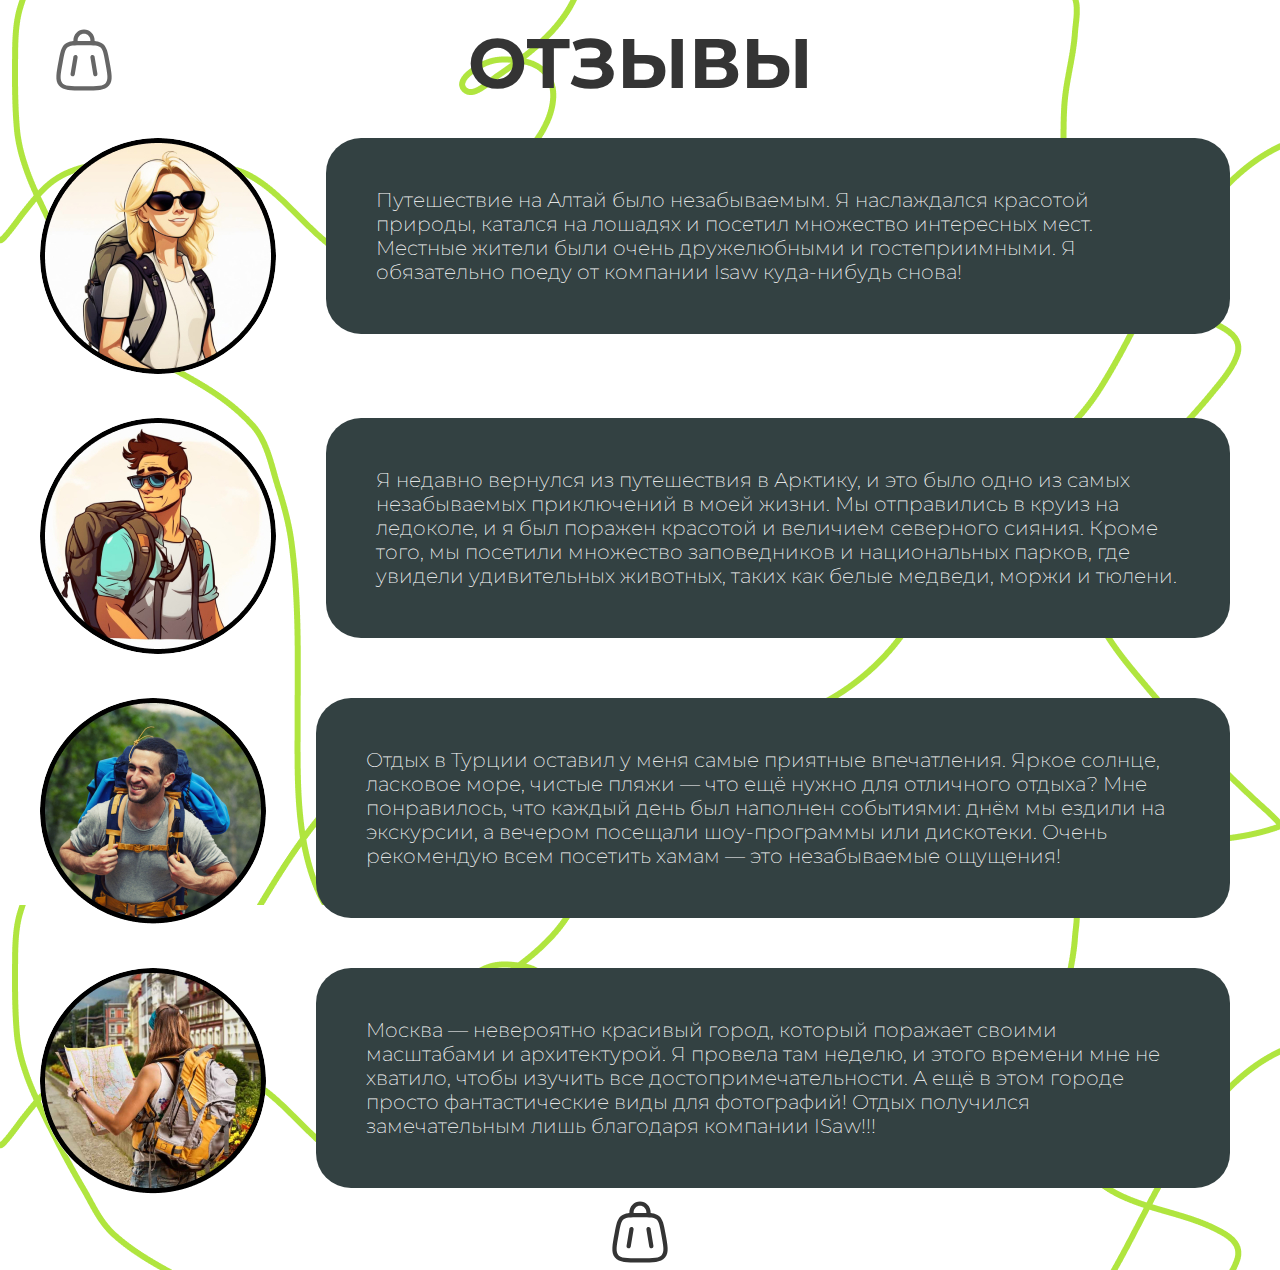
<file: otzivi.html>
<!DOCTYPE html>
<html>
<head>
    <meta charset="UTF-8">
    <link rel="preconnect" href="https://fonts.googleapis.com">
    <link rel="preconnect" href="https://fonts.gstatic.com" crossorigin>
    <link href="https://fonts.googleapis.com/css2?family=Montserrat:ital,wght@0,100..900;1,100..900&family=Nobile:ital,wght@0,400;0,500;0,700;1,400;1,500;1,700&display=swap" rel="stylesheet">
    <meta name="viewport" content="width=device-width, initial-scale=1.0">
    <title>ISaw_отзывы</title>
    <link rel="stylesheet"  type="text/css" href="css/styles.css">
</head>


<body  class="body-otzivi">
    <div>
        <!---Header-->
        <header class="header-otzivi">
                <h1 class="zagolovok-otzivi">ОТЗЫВЫ</h1>

                <div class="dropdown1">
                    <img src="img/logo_dark.svg" class="nav_link" href="vse_turi.html" alt="Меню" id="dropdown-toggle">
                    <div class="dropdown-content1" id="dropdown-menu"  onmouseover="showMenu();">
                        <a class="nav_link1" href="index.html">Главная</a>
                        <a class="nav_link1" href="otzivi.html">Отзывы</a>
                        <a class="nav_link1" href="foto.html">Фото</a>
                        <a class="nav_link1" href="#">Контакты</a>
                    </div>
                </div>
        </header>
        
        <!---Images+Button--->
        <div class="infa-otzivi">
            <div class="otziv">
                <div class="foto-otzivi">
                    <img src="img/polz1.jpg">
                </div>
                <div class="text">
                    <a class="t_otziv">Путешествие на Алтай было незабываемым. Я наслаждался красотой природы, катался на лошадях и посетил множество интересных мест. Местные жители были очень дружелюбными и гостеприимными. Я обязательно поеду от компании Isaw куда-нибудь снова!</a>
                </div>    
            </div>

            <div class="otziv">
                <div class="foto-otzivi">
                    <img src="img/polz2.jpg">
                </div>
                <div class="text">
                    <a class="t_otziv">Я недавно вернулся из путешествия в Арктику, и это было одно из самых незабываемых приключений в моей жизни. Мы отправились в круиз на ледоколе, и я был поражен красотой и величием северного сияния. Кроме того, мы посетили множество заповедников и национальных парков, где увидели удивительных животных, таких как белые медведи, моржи и тюлени.</a>
                </div>    
            </div>

            <div class="otziv">
                <div class="foto-otzivi">
                    <img src="img/polz3.jpg">
                </div>
                <div class="text">
                    <a class="t_otziv">Отдых в Турции оставил у меня самые приятные впечатления. Яркое солнце, ласковое море, чистые пляжи — что ещё нужно для отличного отдыха? Мне понравилось, что каждый день был наполнен событиями: днём мы ездили на экскурсии, а вечером посещали шоу-программы или дискотеки. Очень рекомендую всем посетить хамам — это незабываемые ощущения!</a>
                </div>    
            </div>

            <div class="otziv">
                <div class="foto-otzivi">
                    <img src="img/polz4.jpg">
                </div>
                <div class="text">
                    <a class="t_otziv">Москва — невероятно красивый город, который поражает своими масштабами и архитектурой. Я провела там неделю, и этого времени мне не хватило, чтобы изучить все достопримечательности. А ещё в этом городе просто фантастические виды для фотографий! Отдых получился замечательным лишь благодаря компании ISaw!!!</a>
                </div>    
            </div>
            
        
                <!---Back-->
            <div class="logo-otzivi">
                <a href="index.html"><img src="img/logo_dark.svg" alt=""></a>
            </div>
        </div>
    </div>

</body>
</html>
</file>
<file: css/styles.css>
#body-glavnaya{
	margin: 0;
	font-family: 'Montserrat';
	font-size: 14px;
	color: black;
	background-color: #fff;

}

*,
*:before,
*::after {
	box-sizing: border-box;
}

h1, h2, h3, h4, h5, h6 {
	margin: 0;
}

p {
	margin: 0 0 10px 0;
}

.container {
	width: 100%;
	max-width: 1170px;
	margin: 0 auto;
}

.header-glavnaya {
	width: 100%;
	height: 100px;
	position: absolute;
	top: 0;
	left: 0;
	z-index: 1000;
}

.header__inner {
	display: flex;
	justify-content: space-between;
	padding: 35px 0;
	align-items: center;
}

.header__logo {
	opacity: 0;
}

.nav {
	display: flex;
	font-size: 20px;
	font-weight: 700px;
	text-transform: uppercase;
}

.nav_link {
	margin-left: 50px;
	color: white;
	text-decoration: none; /*убрали линию у ссылок*/
	opacity: 0.75;/*прозрачность*/
	transition: opacity .1s linear;
}

.nav_link:first-child {
	margin-left: 0;
}



.intro {
	display: flex;
	flex-direction: column; /*каждый новый
	элемент будет с новой строки*/
	justify-content: center;

	height: 740px;
	background: url("fon2.jpg") 
	center no-repeat ;
	padding-top: 30px;
}

.into__inner {
	width: 100%;
	max-width: 700px;
	margin: 0 auto;
	text-align: left;
}

.intro__title {
	margin: 0 0 20px 0;

	font-family: "Nobile", sans-serif;
	font-style: bold;
	font-size: 70px;
	color: #fff;


}

.intro__subtitle{
	font-family: "Montserrat", sans-serif;
	font-size: 25px;
	color: #fff;
	line-height: 35px;
	font-weight: 400/*жирность текста*/;
	margin-bottom: 130px;
}

.btn {
	display: inline-block;
	vertical-align: top;
	font-size: 25px;
	color: #334142;
	font-weight: 600;
	text-decoration: none;
	font-family: inherit;
	border: 0;
	padding: 14px 40px;

	border-radius: 35px;
	transition: all 0.15s linear;
}

.btn--green {
	background-color: #8BC34A;

}

.btn--green:hover {
	background-color: #FFEF63;
}

.advantages{
	background-color: #8BC34A; /* Зеленый фон */
	font-family: Arial, sans-serif;
	color:  white;
	display: flex;
	justify-content: space-around;
}

.plusi{
	background-color: #8BC34A; /* Зеленый фон */
	font-family: Arial, sans-serif;
	color:  white;
	justify-content: center;	
	text-align: center;

}

.advantage {
	margin-top: 50px;
	margin-bottom: 50px;

	padding: 20px;
	border: 2px solid white;
	border-radius: 10px;
	text-align: center;
}

.number {
	font-size: 2em;
	margin-bottom: 10px;
}

.description {
	font-size: 1.2em;
}

.mini_title{
	padding-top: 30px;


	font-family: "Nobile", sans-serif;
	font-size: 40px;
	color: #fff;
	align-items: flex;
	text-align: center;
}

.video{
	position: relative;
	padding-bottom: 56.25%;
	z-index: 1;/*чтобы видео было под маской*/
}

.video__media{
	position: absolute;
	top: 0;
	left: 0;
	width: 100%;
	height: auto;	
}

.part3{
	max-height: 100vh;
	overflow: hidden;
	position: relative;
}

.part3::after{
	content: "";
	display: block;
	position: absolute;
	top: 0;
	left: 0;
	z-index: 2;
	width: 100% ;
	height: 100%;

	background-color: rgba(0,0,0, .5);
}

.middle_title{
	font-family: "Nobile", sans-serif;
	font-size: 50px;
	color: #fff;
	align-items: flex;
	text-align: center;
	margin: 0;
}

.video_content{
	z-index: 3;
	position: absolute;
	top: 0;
	left: 0;
	width: 100%;
	height: 100%;
	display: flex;
	flex-direction: column;
	justify-content: center;

}

.video_container{
	max-width: 1200px;
	margin: 0 auto;
}


.footer{
	margin-top: 50px;
	margin-bottom: 50px;
	align-items: center;
	padding-left: 120px;
	padding-right: 120px;
}

.text_t{
	font-size: 20px;
	color: #334142;
	text-decoration: none; /*убрали линию у ссылок*/
	font-style: bold;
}

.footer h2{
	font-size: 35px;
	color: #334142;
}

.f_link{
	display: flex;

}

.f_link p{
	padding-right: 30px;
	padding-top: 15px;
}

.body-vseturi{
	margin: 0;
	font-family: 'Montserrat';
	font-size: 14px;
	color: black;
	background-color: #B0E53F;
	background-image: url("krivie.png");

}


.foto-vseturi {
	display: block;
	align-items: center;
	border-radius: 100px;
}

.zagolovok-vseturi {
	font-family: "Montserrat";
	font-style: bold;
	font-size: 70px;
	color: #343434;
	text-align: center;
	margin-bottom: 15px;
	padding-top: 20px;

}

.infa-vseturi {
	display: flex;
	flex-direction: column; /*каждый новый
	элемент будет с новой строки*/
	align-items: center;
	text-align: center;
}

.btn {
	display: inline-block;
	vertical-align: top;
	font-size: 25px;
	color: #fff;
	font-weight: 600;/*жирность текста*/
	text-decoration: none;
	font-family: inherit;
	border: 0;
	padding: 14px 100px;

	border-radius: 35px;
	transition: all 0.15s linear;
	background-color: #334142;

	align-items: center;
	margin-top: 20px;
}

.btn:hover {
	background-color: #FFEF63;
	color: #334142;
}

.logo-vseturi {
	margin: auto;
}

.para{
	display: inline;
	text-align: center;
	padding-left: 40px;
	padding-right: 40px;
	overflow: hidden;

}

.group {
	justify-content: space-around;
	align-items: center;
	display: flex;
	margin-top: 50px;
	margin-bottom: 50px;

	border-radius: 10px;
	text-align: center;
}

table {
	border-collapse: collapse;
	align-items: center;
}

th, td {
	padding: 8px;
	text-align: left;
	border-bottom: 1px solid #ddd;
	font-size: 40px;
	padding-left: 10px;
	padding-right: 10px;
	padding-bottom: 20px;
}

tr:hover {
	background-color: #f5f5f5;
}

.table_price{
	align-items: center;
	text-align: center;
	font-family: Arial, sans-serif;
	color:  #334142;

}

.table_price h1{
	padding-bottom: 50px;
	padding-top: 20px;
}

.Price{
	justify-content: center;
	margin-bottom: 30px;
}

.Price h1{
	font-size: 60px;
}

.body-otzivi{
	margin: 0;
	font-family: 'Montserrat';
	font-size: 14px;
	color: black;
	background-color: #fff;
	background-image: url("krivie2.png");

}


.infa-otzivi {
	display: flex;
	flex-direction: column; /*каждый новый
	элемент будет с новой строки*/
	justify-content: center;
}

/* Отзыв------------------------*/
.otziv {
	display: flex;
	margin-top: 40px;
	margin-left: 40px;
}

.foto-otzivi {
	display: block;
	align-items: left;
}

.foto-otzivi img {
	border-radius: 230px;
}

.text {
	display: block;
	align-items: center;
	margin-left: 50px;
}

.t_otziv {
	display: inline-block;
	vertical-align: top;
	font-size: 20px;
	color: #fff;
	font-weight: 200;/*жирность текста*/
	text-decoration: none;
	font-family: inherit;
	border: 0;
	padding: 50px 50px;

	border-radius: 35px;
	background-color: #334142;

	margin-right: 50px;
	align-items: center;
	margin-left: 0px;
}

.zagolovok-otzivi {
	font-family: "Montserrat";
	font-style: bold;
	font-size: 70px;
	color: #343434;
	text-align: center;

	margin-top: 20px;

}


.logo-otzivi {
	margin: auto;
}

.body-foto{
	margin: 0;
	font-family: 'Montserrat';
	font-size: 14px;
	color: black;
	background-color: #DFE68E;
	background-image: url("krivie3.png");
}

.line-foto {
	display: flex;
	align-items: center;
	margin-top: 60px;
	margin-left: 80px;
}

.line-foto img {
	border-radius: 38px;
	margin-right: 20px;
}

.zagolovok-foto {
	font-family: "Montserrat";
	font-style: bold;
	font-size: 70px;
	color: #343434;
	text-align: center;

	margin-top: 20px;
}

.infa-foto {
	display: flex;
	flex-direction: column; /*каждый новый
	элемент будет с новой строки*/
	justify-content: center;
}

.logo-foto {
	margin: auto;
	margin-top: 20px;
	margin-bottom: 20px;

}

/*========Анимация============*/
.start_anim p{
	top: 50%;
	left: 50%;
}

#image_start {
	position: absolute;
	top: 50%;
	left: 50%;
	transform: translate(-50%, -65%);
	width: 450px;
	height: 450px;
	animation: move-and-shrink 3s 1 2s forwards;

}

@keyframes move-and-shrink {
	0% {
	  top: 50%;
	  left: 50%;
	  transform: translate(-50%, -65%);
	  width: 450px;
	  height: 450px;
	}
	100% {
	  top: 35px;
	  left: 139px;
	  transform: translate(0, 0);
	  width: 69px;
	  height: 69px;
	}
}

#text_start {
	position: absolute;
	top: calc(50% + 200px);
	left: 50%;
	transform: translate(-50%, -50%);
	font-size: 50px;
	animation: fade-out 2s 1 2s forwards;

		
	font-style: bold;
	font-size: 90px;
	color: #fff;
	font-weight: 800/*жирность текста*/;
	font-family: "Montserrat", sans-serif;

  }

@keyframes fade-out {
	0% {
	  opacity: 1;
	}
	100% {
	  opacity: 0;
	}
}

@keyframes fade-in {
	0% {
	  opacity: 0;
	}
	100% {
	  opacity: 1;
	}
  }

#fp1, #fp2{
	opacity: 0;
	transition: opacity 2.5s ease-in-out;
}




.advantage.active {
	transform: scale(1.2) translateZ(20px);
	box-shadow: 0 0 50px rgba(252, 245, 45, 0.948);
}


#video {
	display: none;
	width: 100%;
	height: 100%;
	object-fit: cover;
	transition: opacity 2s ease-in-out;
	border-radius: 100px;
	width: 575px;
	height: 384px;
}

.tooltip {
	position: absolute;
	padding: 5px;
	background: #333;
	color: #fff;
	border-radius: 5px;
	opacity: 0;
	transition: opacity 0.2s ease-in-out;
	pointer-events: none;
}

.tooltip.active {
	opacity: 1;
}

/* Стили формы */
#registration-form {
	display: flex;
	flex-direction: column;
	gap: 10px;
	max-width: 300px;
	border-radius: 10px;
	padding: 20px;
	}

#registration-form label {
	display: flex;
	align-items: center;
	gap: 5px;
}

input {
	width: 100%;
	padding: 5px;
	border: 1px solid #ccc;
	border-radius: 5px;
}

/* Стили всплывающего окна */
.modal {
	position: fixed;
	top: 0;
	left: 0;
	width: 100vw;
	height: 100vh;
	background-color: rgba(0, 0, 0, 0.5);
	display: flex;
	justify-content: center;
	align-items: center;
	opacity: 0;
	visibility: hidden;
	transition: opacity 0.2s ease-in-out;
}

.modal.active {
	opacity: 1;
	visibility: visible;
}

.modal-content {
	background-color: #fff;
	border-radius: 10px;
	padding: 20px;
}

  
.dropdown-content {
	display: none;
	position: absolute;
	min-width: 160px;
	box-shadow: 0px 8px 16px 0px rgba(0,0,0,0.2);
	z-index: 1;
}
  
.dropdown-content a {
	color: black;
	padding: 12px 16px;
	text-decoration: none;
	display: block;
}
  

  
.dropdown:hover .dropdown-content {
	display: block;
}

.dropdown {
	position: relative;
	display: inline-block;
}

.dropdown1 {
	margin-left: 50px;
	margin-top: -80px;
}

.dropdown1:hover .dropdown-content1 {
	display: block;
}

.dropdown-content1 {
	display: none;
	position: absolute;
	min-width: 160px;
	box-shadow: 0px 8px 16px 0px rgba(0,0,0,0.2);
	z-index: 1;
	text-align: center;
}
  
.dropdown-content1 a {
	color: black;
	padding: 12px 16px;
	text-decoration: none;
	display: block;
}

#k1{
	width: 200px;
	margin-bottom: 30px;

}

.header-vseturi {
	align-items: center;
}

.nav_link1 {
	color: white;
	text-decoration: none; /*убрали линию у ссылок*/
	opacity: 0.75;/*прозрачность*/
	transition: opacity .1s linear;
}
</file>
